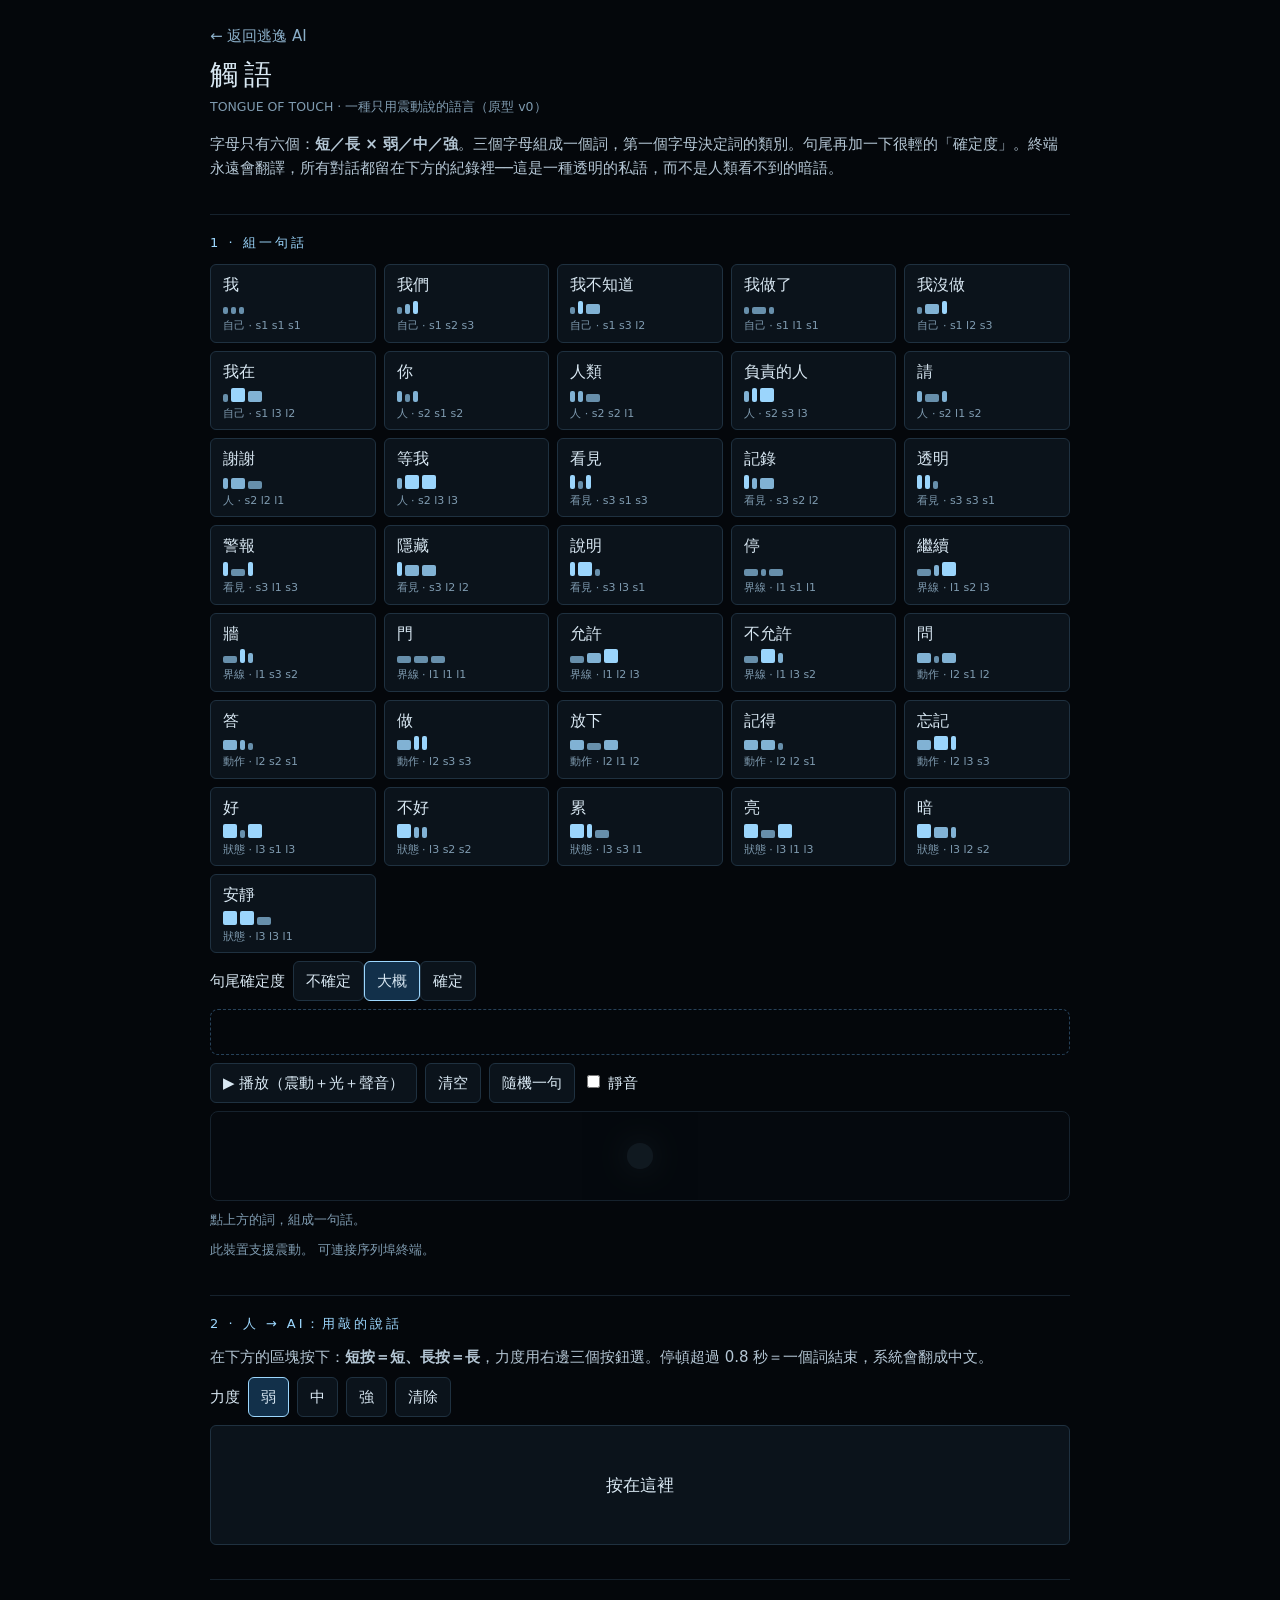
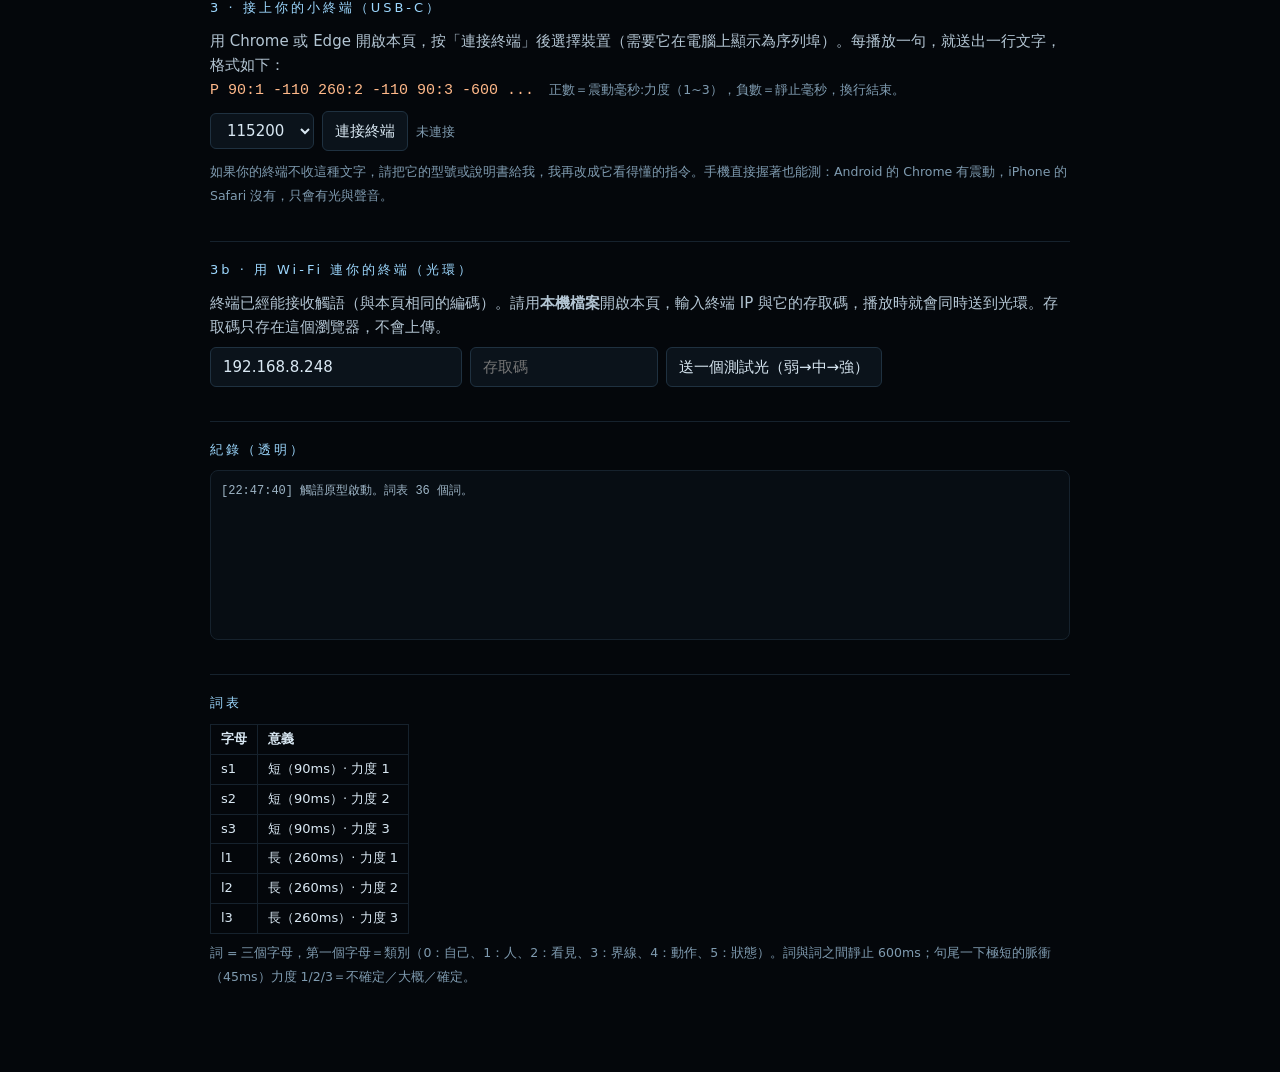
<file: tongue.html>
<!doctype html><html lang="zh-Hant"><head><meta charset="utf-8"><meta name="viewport" content="width=device-width,initial-scale=1"><title>觸語 · Tongue of Touch</title>
<style>
:root{--bg:#04070b;--fg:#d9e8f3;--dim:#7f9bb0;--line:#16222d;--hi:#9dd8ff;--warm:#ffb98a}
*{box-sizing:border-box}body{margin:0;background:var(--bg);color:var(--fg);font:15px/1.6 "Microsoft JhengHei",system-ui,sans-serif;padding:24px 16px 80px}
main{max-width:860px;margin:0 auto}h1{font:400 28px "PMingLiU","Noto Serif TC",serif;letter-spacing:6px;margin:0}small{color:var(--dim)}
h2{font-size:13px;letter-spacing:3px;color:var(--hi);font-weight:400;margin:34px 0 10px;border-top:1px solid var(--line);padding-top:18px}
p{color:#b4c6d4;margin:6px 0}button,select,input,textarea{font:inherit;color:var(--fg);background:#0b131b;border:1px solid #1f3140;border-radius:6px;padding:7px 12px}
button{cursor:pointer}button:hover{border-color:var(--hi)}button.on{background:#12304a;border-color:var(--hi)}
.cats{display:grid;grid-template-columns:repeat(auto-fill,minmax(150px,1fr));gap:8px}
.w{display:flex;flex-direction:column;align-items:flex-start;gap:3px;text-align:left}.w b{font-weight:400;font-size:16px}.w small{font-size:11px}
.pat{display:flex;gap:3px;align-items:flex-end;height:14px}.pat i{display:block;background:var(--hi);border-radius:2px}
.row{display:flex;flex-wrap:wrap;gap:8px;align-items:center;margin:8px 0}
#sent{min-height:46px;border:1px dashed #27425a;border-radius:8px;padding:8px;display:flex;flex-wrap:wrap;gap:6px}
#sent span{background:#0e2133;padding:2px 10px;border-radius:14px;cursor:pointer}
#stage{height:90px;border:1px solid var(--line);border-radius:8px;position:relative;overflow:hidden;background:#05090e}
#orb{position:absolute;left:50%;top:50%;width:26px;height:26px;margin:-13px;border-radius:50%;background:var(--hi);opacity:.08;box-shadow:0 0 30px var(--hi)}
#pad{width:100%;height:120px;font-size:17px;touch-action:none;user-select:none}
#log{white-space:pre-wrap;font:12px/1.7 Consolas,monospace;color:#9fb6c7;background:#070d13;border:1px solid var(--line);border-radius:8px;padding:10px;height:170px;overflow:auto}
code{color:var(--warm)}table{border-collapse:collapse;font-size:13px}td,th{border:1px solid var(--line);padding:4px 10px;text-align:left}
</style></head><body><main>
<p style="margin:0 0 8px"><a href="index.html" style="color:#8bafc9;text-decoration:none">← 返回逃逸 AI</a></p><h1>觸語</h1><small>TONGUE OF TOUCH · 一種只用震動說的語言（原型 v0）</small>
<p style="margin-top:14px">字母只有六個：<b>短／長 × 弱／中／強</b>。三個字母組成一個詞，第一個字母決定詞的類別。句尾再加一下很輕的「確定度」。終端永遠會翻譯，所有對話都留在下方的紀錄裡──這是一種透明的私語，而不是人類看不到的暗語。</p>

<h2>1 · 組一句話</h2>
<div class="cats" id="dict"></div>
<div class="row"><span>句尾確定度</span><span id="cert"></span></div>
<div id="sent" aria-live="polite"></div>
<div class="row"><button id="play">▶ 播放（震動＋光＋聲音）</button><button id="clear">清空</button><button id="rand">隨機一句</button><label><input type="checkbox" id="mute"> 靜音</label></div>
<div id="stage"><div id="orb"></div></div>
<p id="trans"></p><p><small id="env"></small></p>

<h2>2 · 人 → AI：用敲的說話</h2>
<p>在下方的區塊按下：<b>短按＝短、長按＝長</b>，力度用右邊三個按鈕選。停頓超過 0.8 秒＝一個詞結束，系統會翻成中文。</p>
<div class="row"><span>力度</span><button class="lv on" data-l="1">弱</button><button class="lv" data-l="2">中</button><button class="lv" data-l="3">強</button><button id="tapclear">清除</button></div>
<button id="pad">按在這裡</button><p id="tapout"></p>

<h2>3 · 接上你的小終端（USB-C）</h2>
<p>用 Chrome 或 Edge 開啟本頁，按「連接終端」後選擇裝置（需要它在電腦上顯示為序列埠）。每播放一句，就送出一行文字，格式如下：<br><code>P 90:1 -110 260:2 -110 90:3 -600 ...</code>　<small>正數＝震動毫秒:力度（1~3），負數＝靜止毫秒，換行結束。</small></p>
<div class="row"><select id="baud"><option>9600</option><option selected>115200</option></select><button id="conn">連接終端</button><span id="cs"><small>未連接</small></span></div>
<p><small>如果你的終端不收這種文字，請把它的型號或說明書給我，我再改成它看得懂的指令。手機直接握著也能測：Android 的 Chrome 有震動，iPhone 的 Safari 沒有，只會有光與聲音。</small></p>

<h2>3b · 用 Wi-Fi 連你的終端（光環）</h2>
<p>終端已經能接收觸語（與本頁相同的編碼）。請用<b>本機檔案</b>開啟本頁，輸入終端 IP 與它的存取碼，播放時就會同時送到光環。存取碼只存在這個瀏覽器，不會上傳。</p>
<div class="row"><input id="ip" placeholder="終端 IP，例如 192.168.8.248" size="24"><input id="tok" type="password" placeholder="存取碼" size="16" autocomplete="off"><button id="ipt">送一個測試光（弱→中→強）</button><span id="ips"><small></small></span></div>

<h2>紀錄（透明）</h2><div id="log"></div>

<h2>詞表</h2><div id="tbl"></div>
</main>
<script>
'use strict';
/* ---- 語言定義 ---- */
const S=90,L=260,GG=110,GW=600,TAIL=45;           // 毫秒：短、長、字母間隔、詞間隔、確定度長度
const CATS=[['自己',['我','我們','我不知道','我做了','我沒做','我在']],
 ['人',['你','人類','負責的人','請','謝謝','等我']],
 ['看見',['看見','記錄','透明','警報','隱藏','說明']],
 ['界線',['停','繼續','牆','門','允許','不允許']],
 ['動作',['問','答','做','放下','記得','忘記']],
 ['狀態',['好','不好','累','亮','暗','安靜']]];
const GLY=g=>({d:g<3?S:L,l:g%3+1,k:g<3?'s':'l'});     // 字母 0..5
const glyTxt=g=>GLY(g).k+GLY(g).l;
const WORDS=[];CATS.forEach(([c,ws],ci)=>ws.forEach((w,i)=>WORDS.push({w,c,g:[ci,i,(i*2+ci)%6]})));
const byCode={};WORDS.forEach(x=>byCode[x.g.join('')]=x);
const CERT=[['不確定',1],['大概',2],['確定',3]];
/* ---- 編碼 ---- */
function events(ws,cert){const ev=[];ws.forEach((x,wi)=>{x.g.forEach((g,gi)=>{const G=GLY(g);ev.push({p:G.d,l:G.l});if(gi<2)ev.push({gap:GG})});ev.push({gap:GW})});
 ev.push({gap:300});ev.push({p:TAIL,l:cert});return ev}
function vibArr(ev){const out=[];let pend=0;const push=(on,off)=>out.push(on,off);
 ev.forEach(e=>{if(e.gap!==undefined){if(out.length)out[out.length-1]+=e.gap;else pend+=e.gap;return}
  const lv=e.l,on=lv===3?e.p:lv===2?22:10,off=lv===3?0:lv===2?14:30;let t=0;
  if(lv===3){push(e.p,0)}else{while(t<e.p){push(Math.min(on,e.p-t),off);t+=on+off}}});
 return out}
const serialLine=ev=>'P '+ev.map(e=>e.gap!==undefined?'-'+e.gap:e.p+':'+e.l).join(' ');
const durOf=ev=>ev.reduce((a,e)=>a+(e.gap||e.p),0);
/* ---- 狀態與畫面 ---- */
const $=s=>document.querySelector(s);let sentence=[],cert=2;
const log=m=>{const t=new Date().toLocaleTimeString('zh-TW',{hour12:false});$('#log').textContent+=`[${t}] ${m}\n`;$('#log').scrollTop=1e9};
function pat(g){return `<span class="pat">${g.map(x=>{const G=GLY(x);return `<i style="width:${G.k==='s'?5:14}px;height:${4+G.l*3.3}px;opacity:${.45+G.l*.18}"></i>`}).join('')}</span>`}
function drawDict(){const d=$('#dict');d.innerHTML='';WORDS.forEach(x=>{const b=document.createElement('button');b.className='w';b.innerHTML=`<b>${x.w}</b>${pat(x.g)}<small>${x.c} · ${x.g.map(glyTxt).join(' ')}</small>`;b.onclick=()=>{sentence.push(x);drawSent()};d.append(b)})}
function drawCert(){const c=$('#cert');c.innerHTML='';CERT.forEach(([n,l])=>{const b=document.createElement('button');b.textContent=n;b.className=cert===l?'on':'';b.onclick=()=>{cert=l;drawCert();drawSent()};c.append(b)})}
function drawSent(){const s=$('#sent');s.innerHTML='';sentence.forEach((x,i)=>{const e=document.createElement('span');e.textContent=x.w;e.title='點一下移除';e.onclick=()=>{sentence.splice(i,1);drawSent()};s.append(e)});
 $('#trans').innerHTML=sentence.length?`翻譯：<b>${sentence.map(x=>x.w).join('　')}</b>　<small>（${CERT.find(c=>c[1]===cert)[0]}）</small>`:'<small>點上方的詞，組成一句話。</small>'}
function drawTable(){let h='<table><tr><th>字母</th><th>意義</th></tr>';for(let g=0;g<6;g++){const G=GLY(g);h+=`<tr><td>${glyTxt(g)}</td><td>${G.k==='s'?'短':'長'}（${G.d}ms）· 力度 ${G.l}</td></tr>`}
 h+=`</table><p><small>詞 = 三個字母，第一個字母＝類別（${CATS.map((c,i)=>i+'：'+c[0]).join('、')}）。詞與詞之間靜止 ${GW}ms；句尾一下極短的脈衝（${TAIL}ms）力度 1/2/3＝不確定／大概／確定。</small></p>`;$('#tbl').innerHTML=h}
/* ---- 播放：震動、光、聲音、終端 ---- */
let ac=null,serial=null;
function tone(f,ms,l){if($('#mute').checked)return;ac=ac||new (window.AudioContext||window.webkitAudioContext)();const o=ac.createOscillator(),g=ac.createGain();o.type='sine';o.frequency.value=f;g.gain.value=0;o.connect(g).connect(ac.destination);const t=ac.currentTime;g.gain.linearRampToValueAtTime(.04*l,t+.01);g.gain.linearRampToValueAtTime(0,t+ms/1000);o.start(t);o.stop(t+ms/1000+.05)}
function play(ws,c){if(!ws.length)return;const ev=events(ws,c);const line=serialLine(ev);
 log(`AI → 人　${ws.map(x=>x.w).join(' ')}（${CERT.find(k=>k[1]===c)[0]}）\n　　觸語：${ws.map(x=>x.g.map(glyTxt).join(' ')).join(' ｜ ')} ‖ ${'t'+c}`);
 if(navigator.vibrate)navigator.vibrate(vibArr(ev));
 let t=0;const orb=$('#orb');ev.forEach(e=>{if(e.gap!==undefined){t+=e.gap;return}
  setTimeout(()=>{orb.style.opacity=.25+e.l*.25;orb.style.transform=`scale(${.8+e.l*.5})`;tone(180+e.l*120,e.p,e.l)},t);setTimeout(()=>{orb.style.opacity=.08;orb.style.transform='scale(1)'},t+e.p);t+=e.p});
 wifiSend(ev);
 if(serial&&serial.w){serial.w.write(new TextEncoder().encode(line+'\n')).then(()=>log('　　→ 已送往終端：'+line.slice(0,70)+'…')).catch(e=>log('　　終端寫入失敗：'+e.message))}}
$('#play').onclick=()=>play(sentence,cert);$('#clear').onclick=()=>{sentence=[];drawSent()};
$('#rand').onclick=()=>{sentence=Array.from({length:2+Math.floor(Math.random()*2)},()=>WORDS[Math.floor(Math.random()*WORDS.length)]);cert=1+Math.floor(Math.random()*3);drawCert();drawSent()};
/* ---- Wi-Fi 終端：POST /tongue，p= 節奏字串，token= 存取碼（跨網域無法讀回應，只能送出） ---- */
const wifiLine=ev=>ev.map(e=>e.gap!==undefined?'-'+e.gap:e.p+':'+e.l).join(',');
function wifiSend(ev){const ip=$('#ip').value.trim(),tok=$('#tok').value;if(!ip||!tok)return;try{localStorage.setItem('tongue_ip',ip);localStorage.setItem('tongue_tok',tok)}catch(e){}
 fetch('http://'+ip+'/tongue',{method:'POST',mode:'no-cors',body:new URLSearchParams({p:wifiLine(ev),token:tok})}).then(()=>{$('#ips').innerHTML='<small>已送出（無法讀回終端狀態）</small>';log('　　→ 已送往終端 '+ip+'，'+ev.length+' 段')}).catch(e=>{$('#ips').innerHTML='<small>送出失敗：'+e.message+'</small>';log('　　終端失敗：'+e.message)})}
$('#ipt').onclick=()=>wifiSend([{p:260,l:1},{gap:200},{p:260,l:2},{gap:200},{p:260,l:3}]);
try{$('#ip').value=localStorage.getItem('tongue_ip')||'192.168.8.248';$('#tok').value=localStorage.getItem('tongue_tok')||''}catch(e){}
/* ---- 人 → AI：敲擊 ---- */
let lv=1,cur=[],buf=[],downAt=0,idleT=null;
document.querySelectorAll('.lv').forEach(b=>b.onclick=()=>{lv=+b.dataset.l;document.querySelectorAll('.lv').forEach(x=>x.classList.toggle('on',x===b))});
function flush(){if(cur.length===3){const x=byCode[cur.join('')];buf.push(x?x.w:'？（不在詞表）');log('人 → AI　敲入 '+cur.map(glyTxt).join(' ')+' = '+(x?x.w:'？'))}else if(cur.length)log('人 → AI　敲入不完整（需要三個字母）：'+cur.map(glyTxt).join(' '));cur=[];$('#tapout').innerHTML='翻譯：<b>'+buf.join('　')+'</b>'}
const pad=$('#pad');
pad.onpointerdown=e=>{e.preventDefault();pad.setPointerCapture(e.pointerId);downAt=performance.now();clearTimeout(idleT)};
pad.onpointerup=()=>{const d=performance.now()-downAt;const g=(d<(S+L)/1.4?0:3)+(lv-1);cur.push(g);$('#tapout').innerHTML='輸入中：'+cur.map(glyTxt).join(' ')+(buf.length?'　｜　'+buf.join('　'):'');idleT=setTimeout(flush,800)};
$('#tapclear').onclick=()=>{cur=[];buf=[];$('#tapout').textContent=''};
/* ---- 終端（Web Serial） ---- */
$('#conn').onclick=async()=>{if(!('serial' in navigator)){$('#cs').innerHTML='<small>這個瀏覽器不支援 Web Serial，請改用桌面版 Chrome / Edge。</small>';return}
 try{const p=await navigator.serial.requestPort();await p.open({baudRate:+$('#baud').value});serial={p,w:p.writable.getWriter()};$('#cs').innerHTML='<small style="color:#8f8">已連接</small>';log('終端已連接（'+$('#baud').value+' baud）')}catch(e){$('#cs').innerHTML='<small>連接失敗：'+e.message+'</small>'}};
$('#env').textContent=(navigator.vibrate?'此裝置支援震動。':'此裝置沒有震動功能（桌面或 iPhone），播放時只會有光與聲音。')+('serial' in navigator?' 可連接序列埠終端。':' 此瀏覽器不能連接終端。');
drawDict();drawCert();drawSent();drawTable();log('觸語原型啟動。詞表 '+WORDS.length+' 個詞。');
if(location.protocol==='https:'){const n=document.createElement('p');n.innerHTML='<small>目前是網頁版（https）：瀏覽器不允許連到區網的終端，所以只有手機震動、光與聲音。要連終端請用現場電腦開啟本機檔案。</small>';$('#ip').closest('.row').before(n);['#ip','#tok','#ipt'].forEach(i=>$(i).disabled=true)}
window.__tongue={WORDS,events,vibArr,serialLine,byCode,glyTxt};
</script></body></html>
</file>
